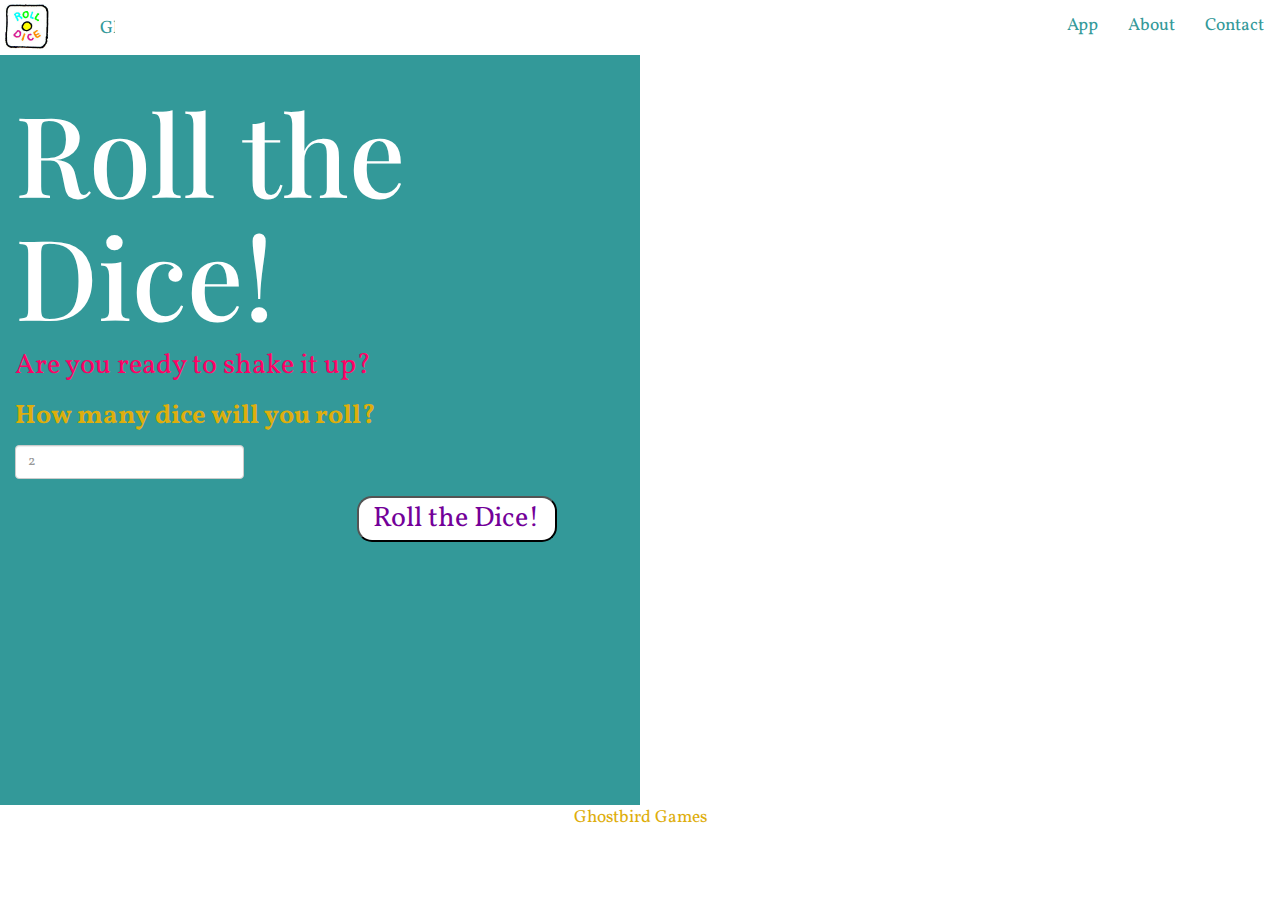
<file: index.html>
<!DOCTYPE html>
<html>
<head>
    <title>Roll Dice</title>
    <meta name="viewport" content="width=device-width, initial-scale=1.0">
    <link rel="stylesheet" href="css/bootstrap-theme.min.css">
    <link rel="stylesheet" href="css/bootstrap.min.css">
    <link href='https://fonts.googleapis.com/css?family=Playfair+Display:700|Vollkorn' rel='stylesheet' type='text/css'>
    <link rel="stylesheet" href="css/dice_style.css">
    <link rel="stylesheet" href="css/responsive.css">
    <link rel="shortcut icon" href="./img/favicon.ico">
</head>
<body>
    <nav class="navbar">
        <div class="navbar-header">
            <a class="navbar-brand main-logo" href="index.html">Ghostbird</a>
        </div>
        <div class="navbar-collapse collapse">
            <ul class="nav navbar-nav navbar-right">
                <li class="center"><a href="app.html">App</a></li>
                <li class="center"><a href="about.html">About</a></li>
                <li class="right"><a href="contact.html">Contact</a></li>
            </ul>
        </div>
    </nav>

    <div class="directions col-md-6">
        <h1>Roll the Dice!</h1>
        <p>Are you ready to shake it up?</p>
        <form class="form-inline">
            <div class="form-group">
                <label for="numdice">How many dice will you roll?</label>
                <input type="text" class="form-control" id="numdice" placeholder="2">
            </div>
        </form> 
        <button>Roll the Dice!</button>
    </div>

    <div class="diceroll col-md-6">
        <ul class="dicebox">
        </ul>
    </div>

    <footer>
        <p>Ghostbird Games</p>
    </footer>

    <script src="https://ajax.googleapis.com/ajax/libs/jquery/1.11.3/jquery.min.js"></script>
    <script src="js/bootstrap.min.js" type="text/javascript"></script>
    <script src="js/jquery.matchHeight-min.js" type="text/javascript"></script>
    <script src="js/dice.js" type="text/javascript"></script>
</body>
</html>
</file>
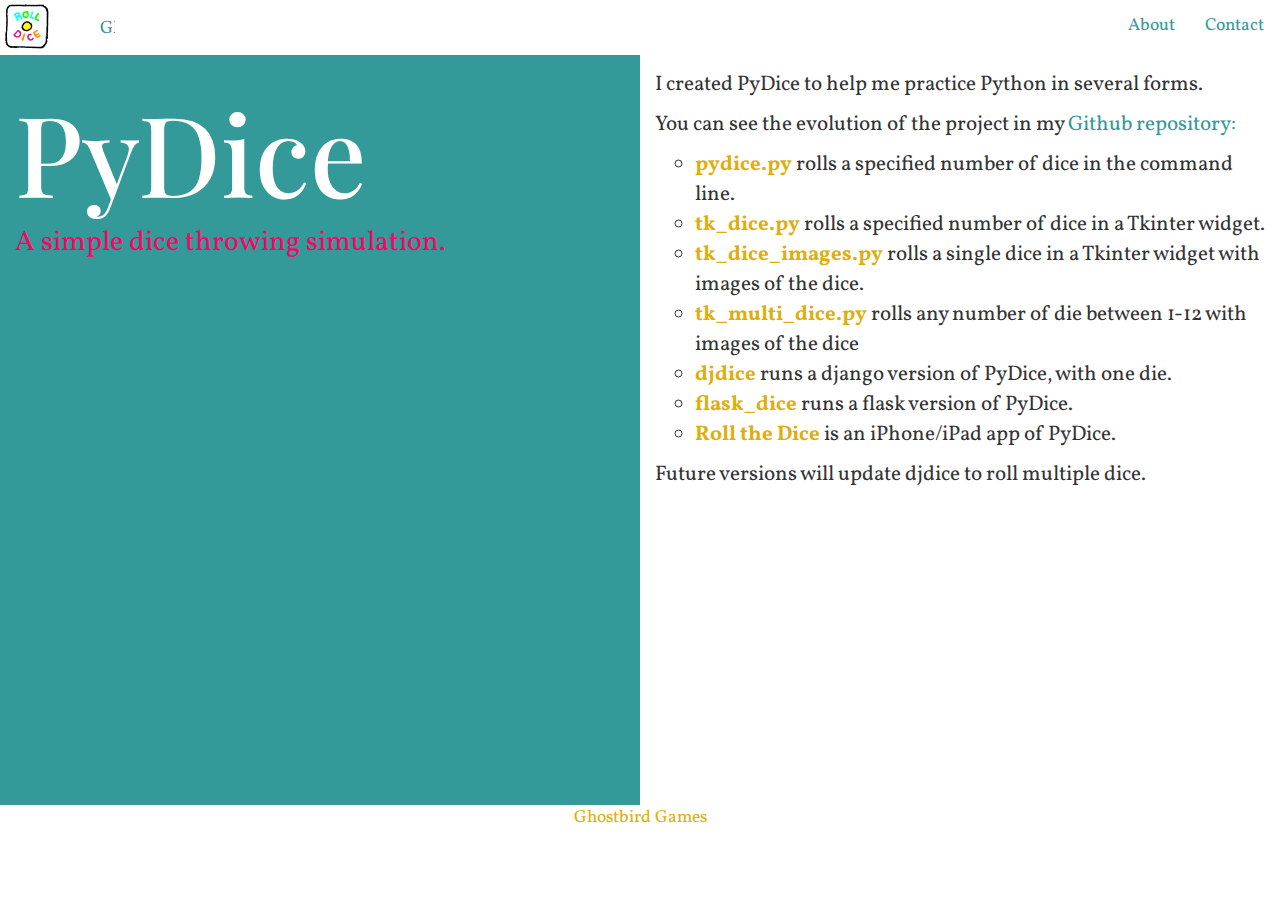
<file: about.html>
<!DOCTYPE html>
<html>
<head>
    <title>Roll Dice | About</title>
    <meta name="viewport" content="width=device-width, initial-scale=1.0">
    <link rel="stylesheet" href="css/bootstrap-theme.min.css">
    <link rel="stylesheet" href="css/bootstrap.min.css">
    <link href='https://fonts.googleapis.com/css?family=Playfair+Display:700|Vollkorn' rel='stylesheet' type='text/css'>
    <link rel="stylesheet" href="css/dice_style.css">
    <link rel="stylesheet" href="css/responsive.css">
    <link rel="shortcut icon" href="./img/favicon.ico">
</head>
<body>
    <nav class="navbar">
        <div class="navbar-header">
            <a class="navbar-brand main-logo" href="index.html">Ghostbird</a>
        </div>
        <div class="navbar-collapse collapse">
            <ul class="nav navbar-nav navbar-right">
                <li class="center"><a href="about.html">About</a></li>
                <li class="right"><a href="contact.html">Contact</a></li>
            </ul>
        </div>
    </nav>

    <div class="directions col-md-6">
        <h1>PyDice</h1>
        <p>A simple dice throwing simulation.</p>
    </div>

    <div class="diceroll col-md-6">
        <p>I created PyDice to help me practice Python in several forms.</p>
        <p>You can see the evolution of the project in my <a href="https://github.com/ginnypx1/PyDice">Github repository:</a></p>
        <ul class="versions">
            <li><strong>pydice.py</strong> rolls a specified number of dice in the command line.</li>
            <li><strong>tk_dice.py</strong> rolls a specified number of dice in a Tkinter widget.</li>
            <li><strong>tk_dice_images.py</strong> rolls a single dice in a Tkinter widget with images of the dice.</li>
            <li><strong>tk_multi_dice.py</strong> rolls any number of die between 1-12 with images of the dice</li>
            <li><strong>djdice</strong> runs a django version of PyDice, with one die.</li>
            <li><strong>flask_dice</strong> runs a flask version of PyDice.</li>
            <li><strong>Roll the Dice</strong> is an iPhone/iPad app of PyDice.</li>
        </ul>
        <p>Future versions will update djdice to roll multiple dice.</p>
    </div>

    <footer class="site-footer">
        <p>Ghostbird Games</p>
    </footer>

    <script src="https://ajax.googleapis.com/ajax/libs/jquery/1.11.3/jquery.min.js"></script>
    <script src="js/bootstrap.min.js" type="text/javascript"></script>
    <script src="js/jquery.matchHeight-min.js" type="text/javascript"></script>
    <script src="js/dice-contact.js" type="text/javascript"></script>
</body>
</html>
</file>
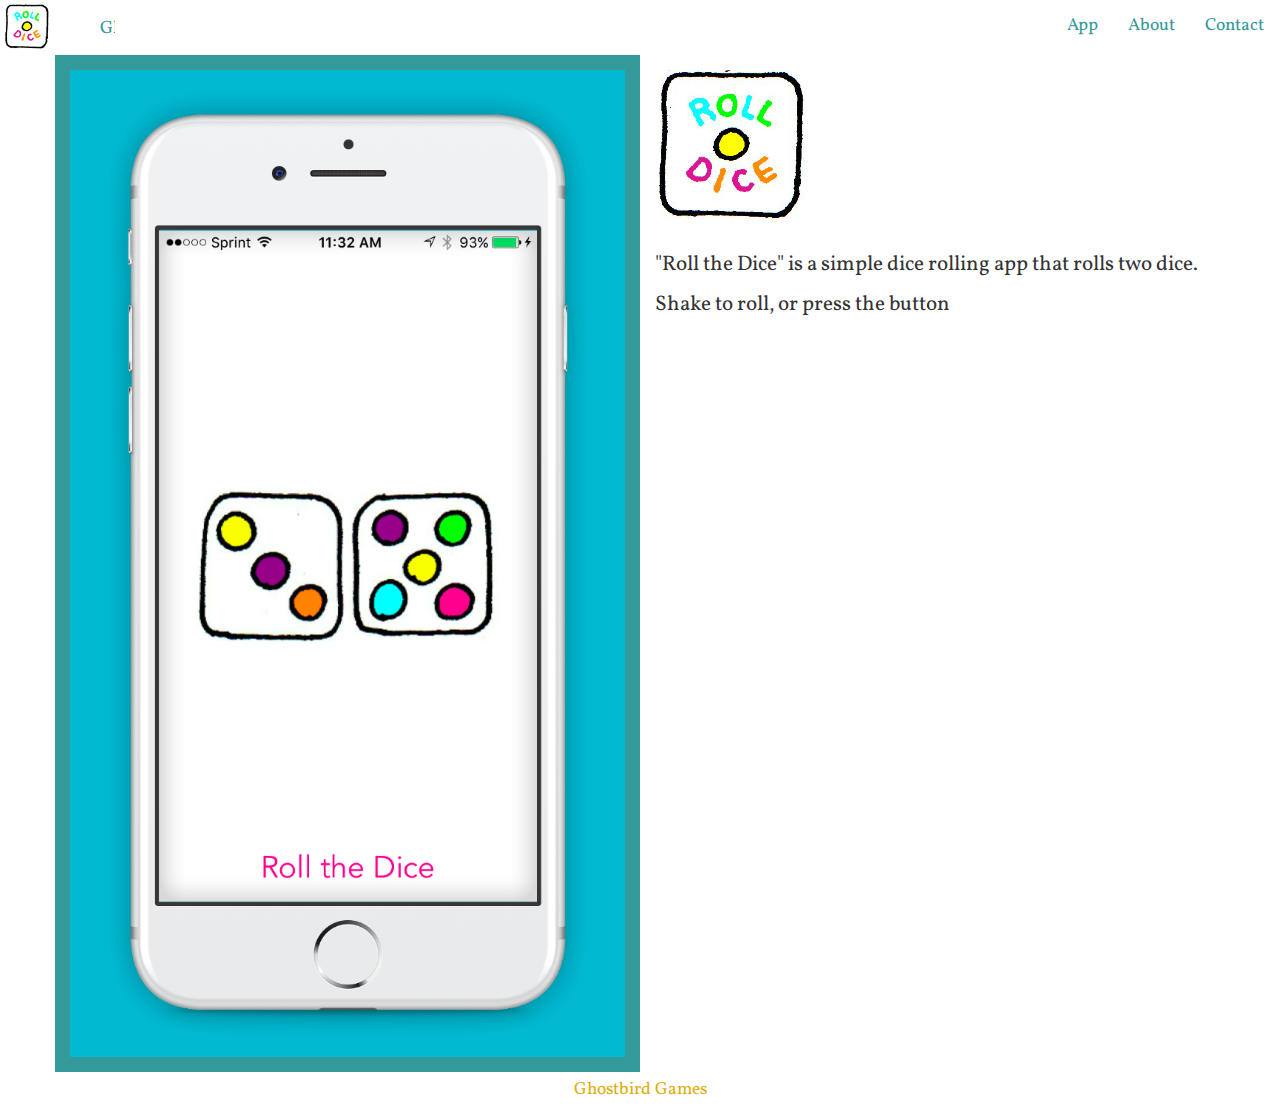
<file: app.html>
<!DOCTYPE html>
<html>
<head>
    <title>Roll Dice</title>
    <meta name="viewport" content="width=device-width, initial-scale=1.0">
    <link rel="stylesheet" href="css/bootstrap-theme.min.css">
    <link rel="stylesheet" href="css/bootstrap.min.css">
    <link href='https://fonts.googleapis.com/css?family=Playfair+Display:700|Vollkorn' rel='stylesheet' type='text/css'>
    <link rel="stylesheet" href="css/dice_style.css">
    <link rel="stylesheet" href="css/responsive.css">
    <link rel="shortcut icon" href="./img/favicon.ico">
</head>
<body>
    <nav class="navbar">
        <div class="navbar-header">
            <a class="navbar-brand main-logo" href="index.html">Ghostbird</a>
        </div>
        <div class="navbar-collapse collapse">
            <ul class="nav navbar-nav navbar-right">
                <li class="center"><a href="app.html">App</a></li>
                <li class="center"><a href="about.html">About</a></li>
                <li class="right"><a href="contact.html">Contact</a></li>
            </ul>
        </div>
    </nav>

    <div class="container">
        <div class="row">

            <div class="directions col-md-6">
                <img src="img/app-screenshots/4.7-inch Screenshot 1.jpg" alt="Screenshot of colorful dice roll in action">
            </div>

            <div class="diceroll col-md-6">
                <img src="img/RollDice.png" alt="Roll the Dice icon, the words Roll Dice around a center die dot">
                <br>
                <br>
                <p>"Roll the Dice" is a simple dice rolling app that rolls two dice.</p>
                <p>Shake to roll, or press the button</p>
            </div>
        </div>
    </div>

    <footer>
        <p>Ghostbird Games</p>
    </footer>

    <script src="https://ajax.googleapis.com/ajax/libs/jquery/1.11.3/jquery.min.js"></script>
    <script src="js/bootstrap.min.js" type="text/javascript"></script>
    <script src="js/jquery.matchHeight-min.js" type="text/javascript"></script>
    <script src="js/dice.js" type="text/javascript"></script>
</body>
</html>
</file>
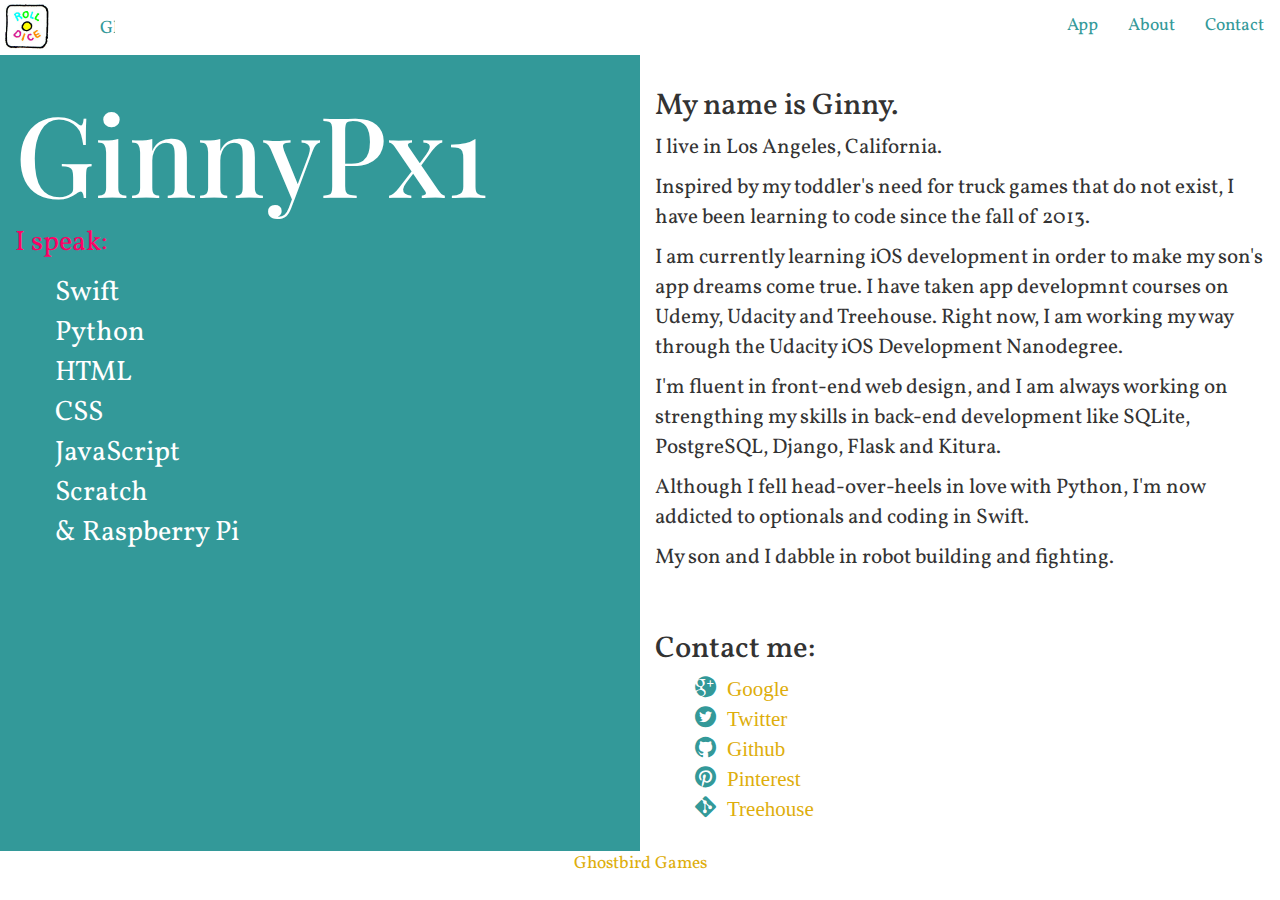
<file: contact.html>
<!DOCTYPE html>
<html>
<head>
    <title>Roll Dice | Contact</title>
    <meta name="viewport" content="width=device-width, initial-scale=1.0">
    <link rel="stylesheet" href="css/bootstrap-theme.min.css">
    <link rel="stylesheet" href="css/bootstrap.min.css">
    <link href='https://fonts.googleapis.com/css?family=Playfair+Display:700|Vollkorn' rel='stylesheet' type='text/css'>
    <link rel="stylesheet" href="css/dice_style.css">
    <link rel="stylesheet" href="css/responsive.css">
    <link rel="shortcut icon" href="./img/favicon.ico">
</head>
<body>
    <nav class="navbar">
        <div class="navbar-header">
            <a class="navbar-brand main-logo" href="index.html">Ghostbird</a>
        </div>
        <div class="navbar-collapse collapse">
            <ul class="nav navbar-nav navbar-right">
                <li class="center"><a href="app.html">App</a></li>
                <li class="center"><a href="about.html">About</a></li>
                <li class="right"><a href="contact.html">Contact</a></li>
            </ul>
        </div>
    </nav>

    <div class="directions col-md-6">
        <h1>GinnyPx1</h1>
        <p>I speak:</p>
            <ul>
            <li>Swift</li>
            <li>Python</li>
            <li>HTML</li>
            <li>CSS</li>
            <li>JavaScript</li>
            <li>Scratch</li>
            <li>&amp; Raspberry Pi</li>
            </ul>
    </div>

    <div class="diceroll col-md-6">
        <h2>My name is Ginny.</h2>
        <p>I live in Los Angeles, California.</p>
        <p>Inspired by my toddler's need for truck games that do not exist, I have been learning to code since the fall of 2013.</p>
        <p>I am currently learning iOS development in order to make my son's app dreams come true. I have taken app developmnt courses on Udemy, Udacity and Treehouse. Right now, I am working my way through the Udacity iOS Development Nanodegree.</p>
        <p>I'm fluent in front-end web design, and I am always working on strengthing my skills in back-end development like SQLite, PostgreSQL, Django, Flask and Kitura.</p>
        <p>Although I fell head-over-heels in love with Python, I'm now addicted to optionals and coding in Swift.</p>
        <p>My son and I dabble in robot building and fighting.</p>
        <br>
        <h2>Contact me:</h2>
        <ul class="contacts">
            <li><a href="https://plus.google.com/u/0/112192632544908305119"><span class="icon-google-plus3"><span class="tag">   Google</span></span></a></li>
            <li><a href="https://twitter.com/ginnybx1"><span class="icon-twitter3"><span class="tag">   Twitter</span></span></a></li>
            <li><a href="https://github.com/ginnypx1"><span class="icon-github"><span class="tag">   Github</span></span></a></li>
            <li><a href="https://www.pinterest.com/ginnypx1/"><span class="icon-pinterest"><span class="tag">   Pinterest</span></span></a></li>
            <li><a href="https://teamtreehouse.com/ginnypennekamp"><span class="icon-git"><span class="tag">   Treehouse</span></span></a></li>
        </ul>
    </div>

    <footer>
        <p>Ghostbird Games</p>
    </footer>

    <script src="https://ajax.googleapis.com/ajax/libs/jquery/1.11.3/jquery.min.js"></script>
    <script src="js/bootstrap.min.js" type="text/javascript"></script>
    <script src="js/jquery.matchHeight-min.js" type="text/javascript"></script>
    <script src="js/dice-contact.js" type="text/javascript"></script>
</body>
</html>
</file>
<file: css/dice_style.css>
/*STANDARD PAGE RULES___________________*/
html {
    font-size: 16px;
}
html, body {
    overflow-x: hidden;
}
button {
    -webkit-appearance: none;
    border-radius: 0;
}
img {
    max-width: 100%;
}
ul li {
    list-style: none;
}
.versions li {
    list-style-type: circle;
}
/*FLEXBOX___________________*/
.dicebox {
    display: -webkit-flex;
    display: flex;
    flex-flow: row wrap;
    -webkit-flex-flow: row wrap;
    justify-content: space-around;
    -webkit-justify-content: center;
}
.dicebox li {
    width: 125px;
    height: 125px;
}
/*NAVBAR___________________*/
.navbar {
    margin-bottom: 0px;
}
.main-logo {
    text-indent: 100%;
    white-space: nowrap;
    overflow: hidden;
    position: relative;
    display: inline-block;
    background: url('../img/RollDice.jpg');
    background-repeat: no-repeat;
    background-size: 45px;
    margin: 3px 0px 0px 3px;
}
/*FONTS___________________*/
body {
    font-family: 'Vollkorn', serif;
}
.diceroll {
    font-size: 1.5em;
}
.directions {
    font-size: 2em;
}
.directions label {
    font-size: 0.95em;
}
h1 {
    font-family: 'Playfair Display', serif;
    font-size: 4em;
}
/*COLORS___________________*/
a:link,
a:visited,
.icon-google-plus3,
.icon-twitter3,
.icon-github,
.icon-pinterest,
.icon-git {
    color: #339999; /* teal */
}
a:hover,
a:active,
.directions label,
footer,
strong,
.tag {
    color: #DEAE0C; /* orange */
}
button:hover{
    color: #00ff00; /* lime green */
}
.directions {
    background-color: #339999; /*teal*/ 
    color: white;
}
.directions p {
    color: #FF0065; /* hot pink */
}
h1 {
    color: white;
}
button {
    background-color: white;
    color: #730099; /* purple */
    border-radius: 15px;
}
footer,
.navbar-right {
    font-size: 1.25em;
}
/*SPACING___________________*/
.directions,
.diceroll {
    height: 100%;
    padding: 15px;
    min-height: 750px;
}
form {
    display: inline-block;
}
button {
    margin-top: 15px;
    margin-left: 56%;
    width: 200px;
}
label,
input {
    padding-right: 20px;
}
footer {
    text-align: center;
}
footer p {
    margin-top: 5px;
}
/*ICONS___________________*/
@font-face {
    font-family: 'icomoon';
    src:url('../fonts/icomoon.eot?rdbu0i');
    src:url('../fonts/icomoon.eot?rdbu0i#iefix') format('embedded-opentype'),
        url('../fonts/icomoon.ttf?rdbu0i') format('truetype'),
        url('../fonts/icomoon.woff?rdbu0i') format('woff'),
        url('../fonts/icomoon.svg?rdbu0i#icomoon') format('svg');
    font-weight: normal;
    font-style: normal;
}

[class^="icon-"], [class*=" icon-"] {
    font-family: 'icomoon';
    speak: none;
    font-style: normal;
    font-weight: normal;
    font-variant: normal;
    text-transform: none;
    line-height: 1;

    /* Better Font Rendering =========== */
    -webkit-font-smoothing: antialiased;
    -moz-osx-font-smoothing: grayscale;
}

.icon-google-plus3:before {
    content: "\e900";
}
.icon-twitter3:before {
    content: "\e901";
}
.icon-github:before {
    content: "\e902";
}
.icon-pinterest:before {
    content: "\e903";
}
.icon-git:before {
    content: "\e904";
}
</file>
<file: css/responsive.css>
/*PHONES to iPHONES*/
@media only screen and (min-width: 320px) and (max-width: 480px) {
	/*body {
		background-color: red;
	}*/
	button {
		margin-left: 45%;
	}
	h1 {
		font-size: 3em;
	}
	button {
		font-size: 0.75em;
	}
}

/*iPHONES6 to GALAXY*/
@media only screen and (min-width: 360px) and (max-width: 640px) {
	/*body {
		background-color: orange;
	}*/
	button {
		margin-left: 45%;
	}
	h1 {
		font-size: 3em;
	}
	button {
		font-size: 0.75em;
	}
}

/*TABLETS*/
@media only screen and (min-width: 768px) {
	/*body {
		background-color: yellow;
	}*/
}

/*PRINT*/
@media print {
	* {
		background: transparent !important;
		color: #000 !important;
	}
	footer,
	nav {
		display: none;
	}
	.directions,
	.diceroll {
		min-height: 100px;
	}
	h1 {
		font-size: 2em;
	}
	img {
		width: 50%;
		height: 50%;
	}
}
</file>
